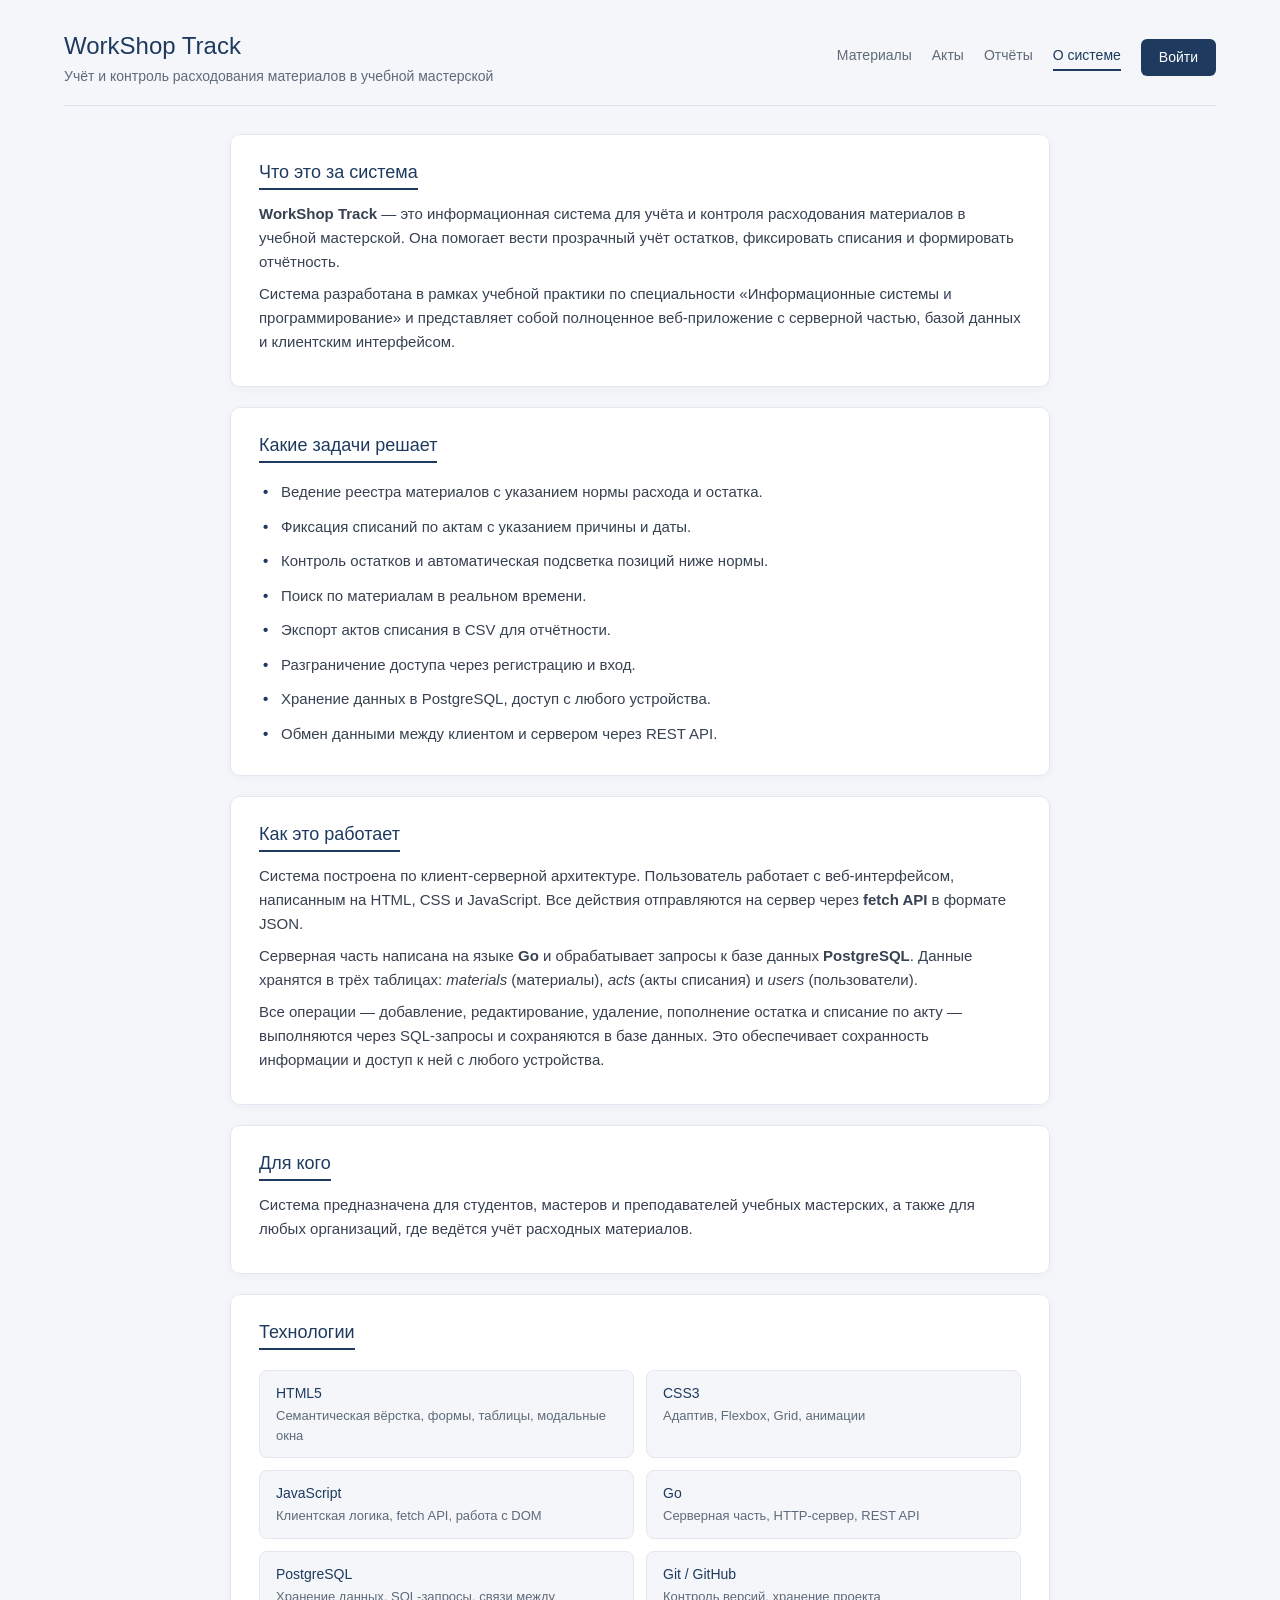
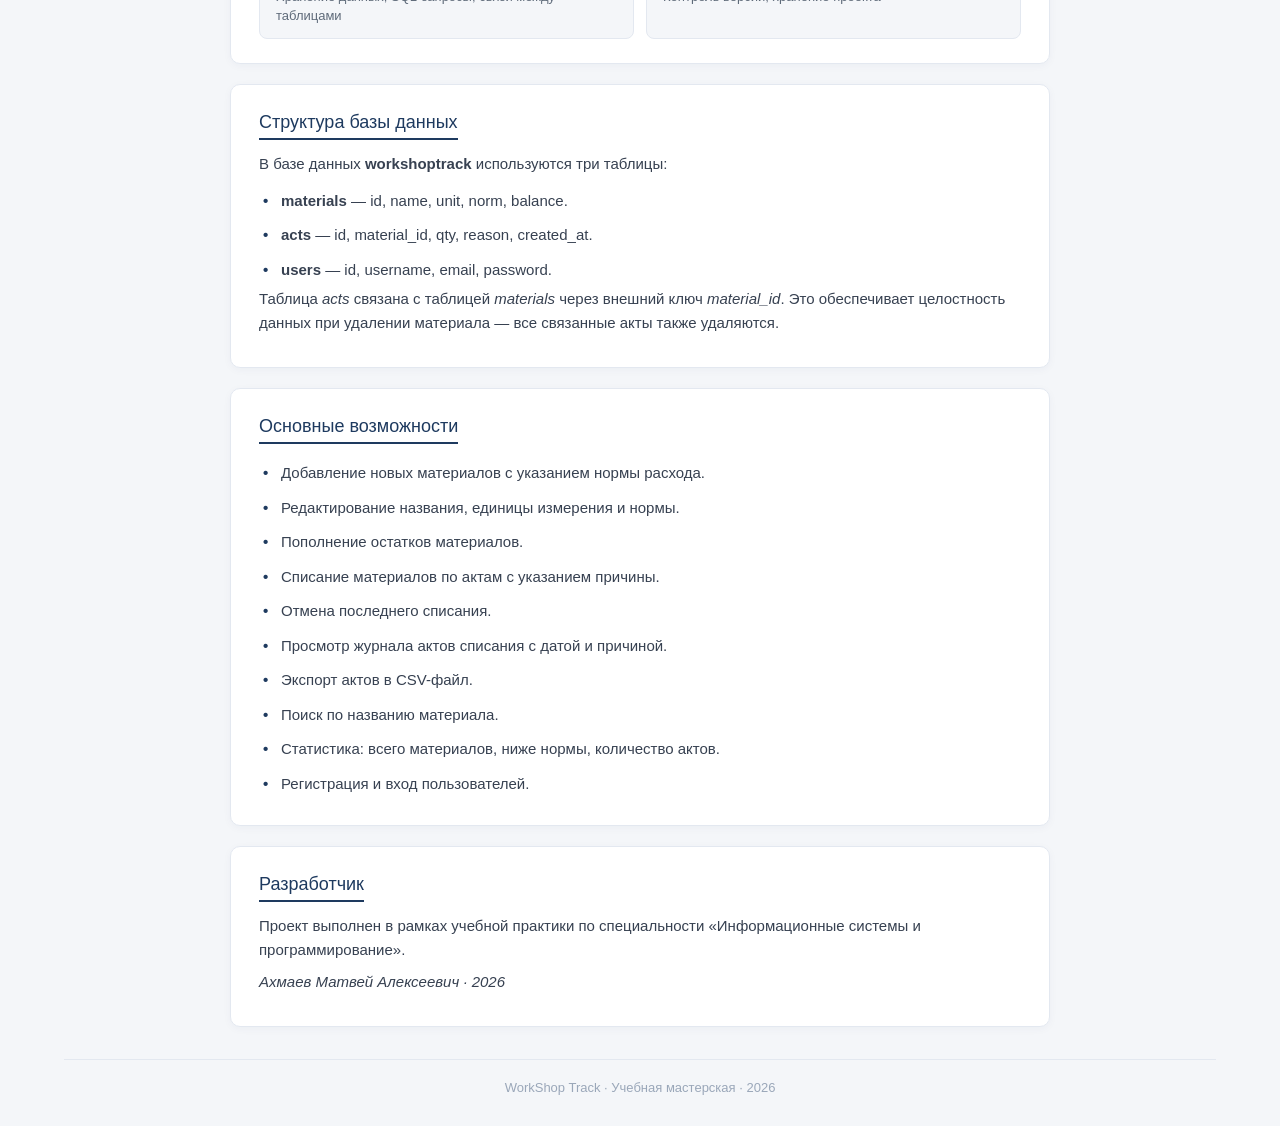
<file: static/about.html>
<!DOCTYPE html>
<html lang="ru">
<head>
    <meta charset="UTF-8" />
    <meta name="viewport" content="width=device-width, initial-scale=1.0" />
    <title>О системе — WorkShop Track</title>
    <link rel="stylesheet" href="css.css">
</head>
<body>

<header class="site-header">
    <div>
        <h1>WorkShop Track</h1>
        <p>Учёт и контроль расходования материалов в учебной мастерской</p>
    </div>
    <nav class="topbar">
        <a href="index.html" class="nav-link">Материалы</a>
        <a href="acts.html" class="nav-link">Акты</a>
        <a href="reports.html" class="nav-link">Отчёты</a>
        <a href="about.html" class="nav-link active">О системе</a>
        <a href="profile.html" class="btn">Войти</a>
    </nav>
</header>

<main class="about-page">

    <section class="about-block">
        <h2>Что это за система</h2>
        <p>
            <strong>WorkShop Track</strong> — это информационная система для учёта и контроля
            расходования материалов в учебной мастерской. Она помогает вести прозрачный
            учёт остатков, фиксировать списания и формировать отчётность.
        </p>
        <p>
            Система разработана в рамках учебной практики по специальности
            «Информационные системы и программирование» и представляет собой полноценное
            веб-приложение с серверной частью, базой данных и клиентским интерфейсом.
        </p>
    </section>

    <section class="about-block">
        <h2>Какие задачи решает</h2>
        <ul class="about-list">
            <li>Ведение реестра материалов с указанием нормы расхода и остатка.</li>
            <li>Фиксация списаний по актам с указанием причины и даты.</li>
            <li>Контроль остатков и автоматическая подсветка позиций ниже нормы.</li>
            <li>Поиск по материалам в реальном времени.</li>
            <li>Экспорт актов списания в CSV для отчётности.</li>
            <li>Разграничение доступа через регистрацию и вход.</li>
            <li>Хранение данных в PostgreSQL, доступ с любого устройства.</li>
            <li>Обмен данными между клиентом и сервером через REST API.</li>
        </ul>
    </section>

    <section class="about-block">
        <h2>Как это работает</h2>
        <p>
            Система построена по клиент-серверной архитектуре. Пользователь работает с
            веб-интерфейсом, написанным на HTML, CSS и JavaScript. Все действия отправляются
            на сервер через <strong>fetch API</strong> в формате JSON.
        </p>
        <p>
            Серверная часть написана на языке <strong>Go</strong> и обрабатывает запросы к базе
            данных <strong>PostgreSQL</strong>. Данные хранятся в трёх таблицах:
            <em>materials</em> (материалы), <em>acts</em> (акты списания) и <em>users</em> (пользователи).
        </p>
        <p>
            Все операции — добавление, редактирование, удаление, пополнение остатка и
            списание по акту — выполняются через SQL-запросы и сохраняются в базе данных.
            Это обеспечивает сохранность информации и доступ к ней с любого устройства.
        </p>
    </section>

    <section class="about-block">
        <h2>Для кого</h2>
        <p>
            Система предназначена для студентов, мастеров и преподавателей учебных мастерских,
            а также для любых организаций, где ведётся учёт расходных материалов.
        </p>
    </section>

    <section class="about-block">
        <h2>Технологии</h2>
        <div class="tech-grid">
            <div class="tech-item">
                <span class="tech-name">HTML5</span>
                <span class="tech-desc">Семантическая вёрстка, формы, таблицы, модальные окна</span>
            </div>
            <div class="tech-item">
                <span class="tech-name">CSS3</span>
                <span class="tech-desc">Адаптив, Flexbox, Grid, анимации</span>
            </div>
            <div class="tech-item">
                <span class="tech-name">JavaScript</span>
                <span class="tech-desc">Клиентская логика, fetch API, работа с DOM</span>
            </div>
            <div class="tech-item">
                <span class="tech-name">Go</span>
                <span class="tech-desc">Серверная часть, HTTP-сервер, REST API</span>
            </div>
            <div class="tech-item">
                <span class="tech-name">PostgreSQL</span>
                <span class="tech-desc">Хранение данных, SQL-запросы, связи между таблицами</span>
            </div>
            <div class="tech-item">
                <span class="tech-name">Git / GitHub</span>
                <span class="tech-desc">Контроль версий, хранение проекта</span>
            </div>
        </div>
    </section>

    <section class="about-block">
        <h2>Структура базы данных</h2>
        <p>
            В базе данных <strong>workshoptrack</strong> используются три таблицы:
        </p>
        <ul class="about-list">
            <li><strong>materials</strong> — id, name, unit, norm, balance.</li>
            <li><strong>acts</strong> — id, material_id, qty, reason, created_at.</li>
            <li><strong>users</strong> — id, username, email, password.</li>
        </ul>
        <p>
            Таблица <em>acts</em> связана с таблицей <em>materials</em> через внешний ключ
            <em>material_id</em>. Это обеспечивает целостность данных при удалении материала —
            все связанные акты также удаляются.
        </p>
    </section>

    <section class="about-block">
        <h2>Основные возможности</h2>
        <ul class="about-list">
            <li>Добавление новых материалов с указанием нормы расхода.</li>
            <li>Редактирование названия, единицы измерения и нормы.</li>
            <li>Пополнение остатков материалов.</li>
            <li>Списание материалов по актам с указанием причины.</li>
            <li>Отмена последнего списания.</li>
            <li>Просмотр журнала актов списания с датой и причиной.</li>
            <li>Экспорт актов в CSV-файл.</li>
            <li>Поиск по названию материала.</li>
            <li>Статистика: всего материалов, ниже нормы, количество актов.</li>
            <li>Регистрация и вход пользователей.</li>
        </ul>
    </section>

    <section class="about-block">
        <h2>Разработчик</h2>
        <p>
            Проект выполнен в рамках учебной практики по специальности
            «Информационные системы и программирование».
        </p>
        <p class="about-signature">
            Ахмаев Матвей Алексеевич · 2026
        </p>
    </section>

</main>

<footer style="margin-top: 32px; text-align: center; font-size: 13px; color: #9aa7b9; border-top: 1px solid #e3e8f0; padding-top: 18px;">
    WorkShop Track · Учебная мастерская · 2026
</footer>

</body>
</html>
</file>
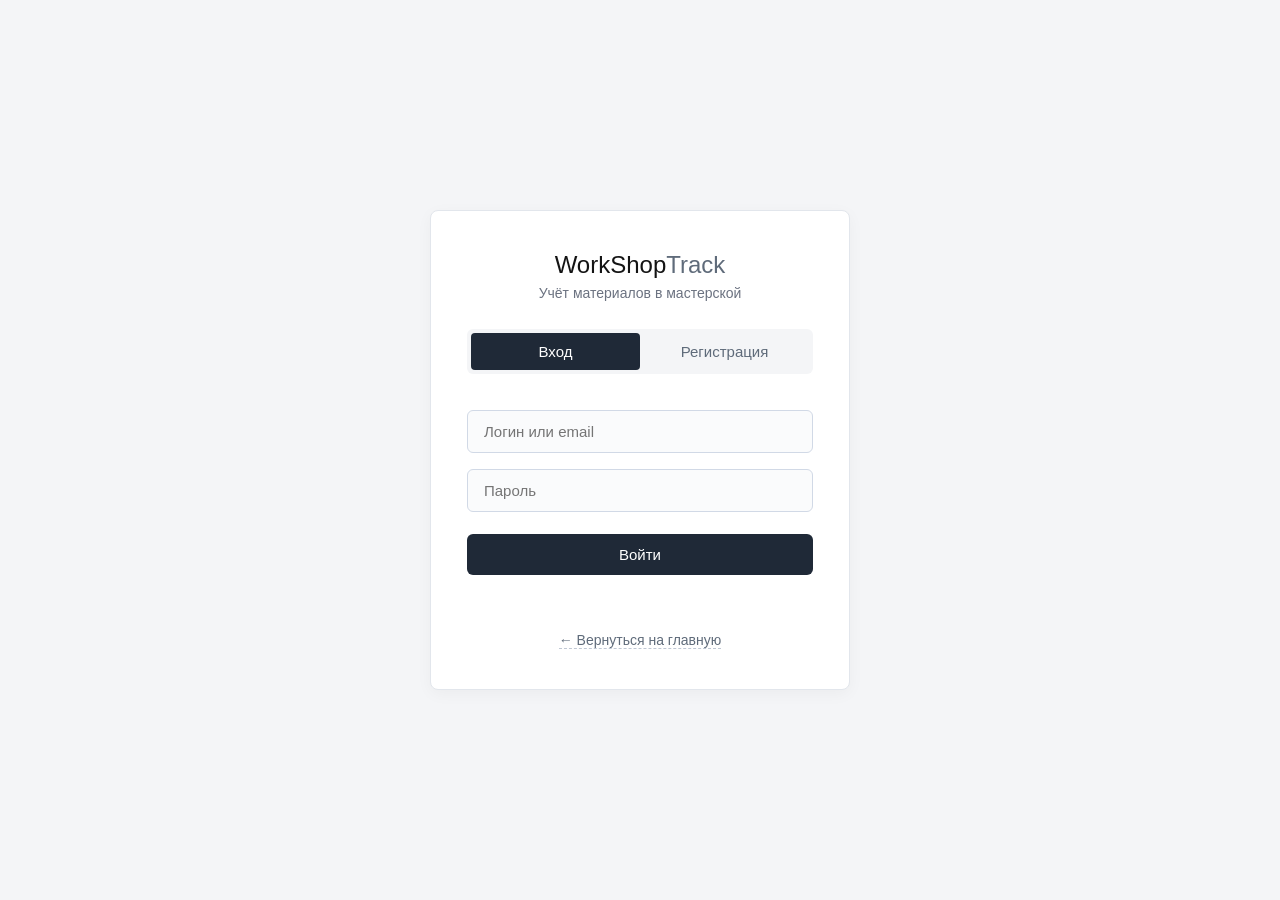
<file: static/profile.html>
<!DOCTYPE html>
<html lang="ru">
<head>
    <meta charset="UTF-8">
    <meta name="viewport" content="width=device-width, initial-scale=1.0">
    <title>Вход / Регистрация — WorkShopTrack</title>
    <link rel="stylesheet" href="profile.css">
</head>
<body>
    <div class="auth-card">
        <div class="logo">WorkShop<span>Track</span></div>
        <div class="subtitle">Учёт материалов в мастерской</div>

        <div class="tabs">
            <button id="loginTab" class="tab active">Вход</button>
            <button id="registerTab" class="tab">Регистрация</button>
            <div class="slider"></div>
        </div>

        <div id="loginForm" class="form-container">
            <input type="text" id="loginIdentifier" placeholder="Логин или email">
            <input type="password" id="loginPassword" placeholder="Пароль">
            <button id="submitLogin" class="submit-btn">Войти</button>
            <div class="message" id="loginMessage"></div>
        </div>

        <div id="registerForm" class="form-container hidden">
            <input type="text" id="regLogin" placeholder="Логин">
            <input type="email" id="regEmail" placeholder="Email">
            <input type="password" id="regPassword" placeholder="Пароль">
            <input type="password" id="regPasswordRepeat" placeholder="Повторите пароль">
            <button id="submitRegister" class="submit-btn">Зарегистрироваться</button>
            <div class="message" id="registerMessage"></div>
        </div>

        <div class="back-link">
            <a href="index.html">← Вернуться на главную</a>
        </div>
    </div>

    <script src="profile.js"></script>
</body>
</html>
</file>
<file: static/css.css>
* {
    margin: 0;
    padding: 0;
    box-sizing: border-box;
}

body {
    font-family: -apple-system, BlinkMacSystemFont, 'Segoe UI', Roboto, sans-serif;
    max-width: 1200px;
    margin: 0 auto;
    padding: 28px 24px;
    background: #f4f6f9;
    color: #1e293b;
    line-height: 1.5;
}

.site-header {
    border-bottom: 1px solid #dde3ec;
    padding-bottom: 18px;
    margin-bottom: 28px;
    display: flex;
    justify-content: space-between;
    align-items: center;
    flex-wrap: wrap;
    gap: 12px;
}

.site-header h1 {
    font-size: 24px;
    font-weight: 500;
    color: #1e3a5f;
    margin: 0;
}

.site-header p {
    font-size: 14px;
    color: #5f6b7a;
    margin-top: 2px;
}

.topbar .btn {
    display: inline-block;
    padding: 8px 18px;
    background: #1e3a5f;
    color: white;
    border-radius: 6px;
    text-decoration: none;
    font-size: 14px;
    transition: background 0.15s;
}

.topbar .btn:hover {
    background: #2a4f7a;
}

.stats {
    display: grid;
    grid-template-columns: repeat(3, 1fr);
    gap: 16px;
    margin-bottom: 24px;
}

.stat-card {
    background: white;
    border: 1px solid #e3e8f0;
    border-left: 4px solid #1e3a5f;
    border-radius: 10px;
    padding: 16px 20px;
    display: flex;
    flex-direction: column;
    gap: 4px;
}

.stat-card.warn {
    border-left-color: #a97b2a;
}

.stat-label {
    font-size: 13px;
    color: #5f6b7a;
}

.stat-value {
    font-size: 24px;
    font-weight: 500;
    color: #1e3a5f;
}

.grid {
    display: grid;
    grid-template-columns: 1fr 1fr;
    gap: 24px;
}

.card {
    background: white;
    padding: 22px 24px;
    border-radius: 10px;
    border: 1px solid #e3e8f0;
    box-shadow: 0 2px 8px rgba(30, 58, 95, 0.04);
}

.card h2 {
    font-size: 18px;
    font-weight: 500;
    color: #1e3a5f;
    margin-bottom: 14px;
}

.card h3 {
    font-size: 15px;
    font-weight: 500;
    color: #1e3a5f;
    margin-top: 22px;
    margin-bottom: 10px;
}

input, select, button {
    padding: 8px 12px;
    margin: 4px 0;
    border: 1px solid #d1d9e6;
    border-radius: 6px;
    font-family: inherit;
    font-size: 14px;
    background: #fafbfc;
    transition: border-color 0.15s;
}

input:focus, select:focus {
    outline: none;
    border-color: #1e3a5f;
    background: white;
}

button {
    background: #1e3a5f;
    color: white;
    border: none;
    cursor: pointer;
    transition: background 0.15s;
    padding: 8px 16px;
}

button:hover {
    background: #2a4f7a;
}

button.warn { background: #a97b2a; }
button.warn:hover { background: #c48f30; }

button.ok { background: #2a6b4f; }
button.ok:hover { background: #348a63; }

button.danger-btn { background: #a94442; }
button.danger-btn:hover { background: #c2504e; }

table {
    width: 100%;
    border-collapse: collapse;
    margin-top: 12px;
    font-size: 14px;
}

th, td {
    border: 1px solid #e3e8f0;
    padding: 8px 10px;
    text-align: left;
}

th {
    background: #eef2f7;
    font-weight: 500;
    color: #1e3a5f;
}

tr:hover td {
    background: #fafbfc;
}

.row {
    display: flex;
    gap: 10px;
    flex-wrap: wrap;
    align-items: center;
}

a {
    text-decoration: none;
    color: #1e3a5f;
}

.danger { background: #f8d7da; }
.low { background: #fdf3d8; }

td button {
    padding: 5px 10px;
    margin: 2px;
    font-size: 13px;
}

td input[type="number"] {
    width: 80px;
    padding: 6px 8px;
    margin: 2px;
}

@media (max-width: 800px) {
    .grid { grid-template-columns: 1fr; }
    .stats { grid-template-columns: 1fr; }
    .site-header {
        flex-direction: column;
        align-items: flex-start;
    }
}

.modal-overlay {
    position: fixed;
    inset: 0;
    background: rgba(15, 23, 42, 0.45);
    display: flex;
    justify-content: center;
    align-items: center;
    z-index: 999;
    padding: 20px;
}

.modal-overlay.hidden { display: none; }

.modal-box {
    background: white;
    padding: 26px 28px;
    border-radius: 10px;
    width: 400px;
    max-width: 100%;
    box-shadow: 0 20px 50px rgba(0, 0, 0, 0.25);
    animation: modalAppear 0.2s ease;
}

@keyframes modalAppear {
    from { opacity: 0; transform: scale(0.97) translateY(10px); }
    to   { opacity: 1; transform: scale(1) translateY(0); }
}

.modal-box h3 {
    font-size: 18px;
    font-weight: 500;
    color: #1e3a5f;
    margin-bottom: 10px;
}

.modal-box p {
    font-size: 14px;
    color: #4b5563;
    margin-bottom: 22px;
    line-height: 1.5;
}

.modal-actions {
    display: flex;
    justify-content: flex-end;
    gap: 10px;
}

.modal-actions button {
    padding: 8px 18px;
    font-size: 14px;
    border-radius: 6px;
}

.modal-box.error { border-top: 3px solid #a94442; }
.modal-box.warn  { border-top: 3px solid #a97b2a; }
.modal-box.ok    { border-top: 3px solid #2a6b4f; }

.modal-box.error h3 { color: #a94442; }
.modal-box.warn  h3 { color: #a97b2a; }
.modal-box.ok    h3 { color: #2a6b4f; }

@keyframes rowAppear {
    from {
        opacity: 0;
        transform: translateY(-8px);
        background-color: #e8f0fb;
    }
    to {
        opacity: 1;
        transform: translateY(0);
        background-color: transparent;
    }
}

@keyframes rowRemove {
    from {
        opacity: 1;
        transform: translateX(0);
        background-color: #f8d7da;
    }
    to {
        opacity: 0;
        transform: translateX(30px);
        background-color: #f8d7da;
    }
}

tr.row-appear {
    animation: rowAppear 0.4s ease;
}

tr.row-remove {
    animation: rowRemove 0.35s ease forwards;
}

.topbar {
    display: flex;
    align-items: center;
    gap: 20px;
    flex-wrap: wrap;
}

.nav-link {
    font-size: 14px;
    color: #5f6b7a;
    text-decoration: none;
    padding-bottom: 3px;
    border-bottom: 2px solid transparent;
    transition: color 0.15s, border-color 0.15s;
}

.nav-link:hover {
    color: #1e3a5f;
}

.nav-link.active {
    color: #1e3a5f;
    border-bottom-color: #1e3a5f;
}

.about-page {
    max-width: 820px;
    margin: 0 auto;
}

.about-block {
    background: white;
    border: 1px solid #e3e8f0;
    border-radius: 10px;
    padding: 24px 28px;
    margin-bottom: 20px;
    box-shadow: 0 2px 8px rgba(30, 58, 95, 0.04);
}

.about-block h2 {
    font-size: 18px;
    font-weight: 500;
    color: #1e3a5f;
    margin-bottom: 12px;
}

.about-block p {
    font-size: 15px;
    color: #374151;
    line-height: 1.6;
    margin-bottom: 8px;
}

.about-list {
    list-style: none;
    padding-left: 0;
}

.about-list li {
    font-size: 15px;
    color: #374151;
    padding: 6px 0 6px 22px;
    position: relative;
    line-height: 1.5;
}

.about-list li::before {
    content: '•';
    position: absolute;
    left: 4px;
    color: #1e3a5f;
    font-weight: bold;
}

.tech-grid {
    display: grid;
    grid-template-columns: repeat(2, 1fr);
    gap: 12px;
    margin-top: 8px;
}

.tech-item {
    background: #f4f6f9;
    border: 1px solid #e3e8f0;
    border-radius: 8px;
    padding: 12px 16px;
    display: flex;
    flex-direction: column;
    gap: 2px;
}

.tech-name {
    font-size: 14px;
    font-weight: 500;
    color: #1e3a5f;
}

.tech-desc {
    font-size: 13px;
    color: #5f6b7a;
}

.about-signature {
    margin-top: 8px;
    font-size: 14px;
    color: #5f6b7a;
    font-style: italic;
}

@media (max-width: 800px) {
    .tech-grid {
        grid-template-columns: 1fr;
    }
}

.about-block {
    animation: fadeInUp 0.5s ease both;
}

.about-block:nth-child(1) { animation-delay: 0.05s; }
.about-block:nth-child(2) { animation-delay: 0.1s; }
.about-block:nth-child(3) { animation-delay: 0.15s; }
.about-block:nth-child(4) { animation-delay: 0.2s; }
.about-block:nth-child(5) { animation-delay: 0.25s; }
.about-block:nth-child(6) { animation-delay: 0.3s; }
.about-block:nth-child(7) { animation-delay: 0.35s; }
.about-block:nth-child(8) { animation-delay: 0.4s; }

@keyframes fadeInUp {
    from {
        opacity: 0;
        transform: translateY(14px);
    }
    to {
        opacity: 1;
        transform: translateY(0);
    }
}

.tech-item {
    transition: transform 0.2s ease, box-shadow 0.2s ease;
}

.tech-item:hover {
    transform: translateY(-3px);
    box-shadow: 0 6px 16px rgba(30, 58, 95, 0.1);
}

.about-list li {
    animation: listAppear 0.35s ease both;
}

.about-list li:nth-child(1) { animation-delay: 0.05s; }
.about-list li:nth-child(2) { animation-delay: 0.1s; }
.about-list li:nth-child(3) { animation-delay: 0.15s; }
.about-list li:nth-child(4) { animation-delay: 0.2s; }
.about-list li:nth-child(5) { animation-delay: 0.25s; }
.about-list li:nth-child(6) { animation-delay: 0.3s; }
.about-list li:nth-child(7) { animation-delay: 0.35s; }
.about-list li:nth-child(8) { animation-delay: 0.4s; }
.about-list li:nth-child(9) { animation-delay: 0.45s; }
.about-list li:nth-child(10) { animation-delay: 0.5s; }

@keyframes listAppear {
    from {
        opacity: 0;
        transform: translateX(-8px);
    }
    to {
        opacity: 1;
        transform: translateX(0);
    }
}

.about-page h2 {
    position: relative;
    display: inline-block;
    padding-bottom: 4px;
}

.about-page h2::after {
    content: '';
    position: absolute;
    bottom: 0;
    left: 0;
    width: 0;
    height: 2px;
    background: #1e3a5f;
    animation: lineGrow 0.6s ease forwards;
    animation-delay: 0.3s;
}

@keyframes lineGrow {
    to { width: 100%; }
}
</file>
<file: static/profile.css>
* {
    margin: 0;
    padding: 0;
    box-sizing: border-box;
    font-family: 'Segoe UI', Roboto, sans-serif;
}

body {
    background: #f4f5f7;
    min-height: 100vh;
    display: flex;
    justify-content: center;
    align-items: center;
    padding: 20px;
}

.auth-card {
    background: white;
    border: 1px solid #e2e6ec;
    border-radius: 8px;
    padding: 40px 36px;
    width: 420px;
    max-width: 100%;
    box-shadow: 0 4px 16px rgba(0, 0, 0, 0.04);
}

.logo {
    font-size: 24px;
    font-weight: 500;
    text-align: center;
    color: #141414;
    margin-bottom: 6px;
}
.logo span {
    font-weight: 300;
    color: #5f6b7a;
}

.subtitle {
    text-align: center;
    font-size: 14px;
    color: #6b7280;
    margin-bottom: 28px;
}

.tabs {
    position: relative;
    display: flex;
    background: #f4f5f7;
    border-radius: 6px;
    padding: 4px;
    margin-bottom: 28px;
}

.slider {
    position: absolute;
    top: 4px;
    left: 4px;
    width: calc(50% - 4px);
    height: calc(100% - 8px);
    background: #1f2937;
    border-radius: 4px;
    transition: transform 0.25s ease;
    z-index: 1;
}

.tabs[data-active="register"] .slider {
    transform: translateX(100%);
}

.tab {
    flex: 1;
    background: transparent;
    border: none;
    padding: 10px;
    font-size: 15px;
    font-weight: 500;
    cursor: pointer;
    color: #5f6b7a;
    position: relative;
    z-index: 2;
    transition: color 0.2s ease;
}

.tab.active {
    color: white;
}

.form-container {
    transition: opacity 0.2s ease;
}

.form-container.hidden {
    display: none;
}

input {
    width: 100%;
    padding: 12px 16px;
    margin: 8px 0;
    background: #fafbfc;
    border: 1px solid #d1d9e6;
    border-radius: 6px;
    font-size: 15px;
    color: #1e293b;
    outline: none;
    transition: border-color 0.15s;
}

input:focus {
    border-color: #5f6b7a;
    background: white;
}

button.submit-btn {
    background: #1f2937;
    color: white;
    border: none;
    padding: 12px;
    width: 100%;
    border-radius: 6px;
    font-weight: 500;
    font-size: 15px;
    cursor: pointer;
    margin-top: 14px;
    transition: background 0.15s;
}

button.submit-btn:hover {
    background: #111827;
}

.message {
    margin-top: 14px;
    font-size: 13px;
    text-align: center;
    min-height: 18px;
    color: #6b7280;
}

.message.error {
    color: #b91c1c;
}

.message.success {
    color: #065f46;
}

.back-link {
    text-align: center;
    margin-top: 24px;
}

.back-link a {
    color: #5f6b7a;
    text-decoration: none;
    font-size: 14px;
    border-bottom: 1px dashed #c0c8d4;
    transition: color 0.15s;
}

.back-link a:hover {
    color: #1f2937;
}
</file>
